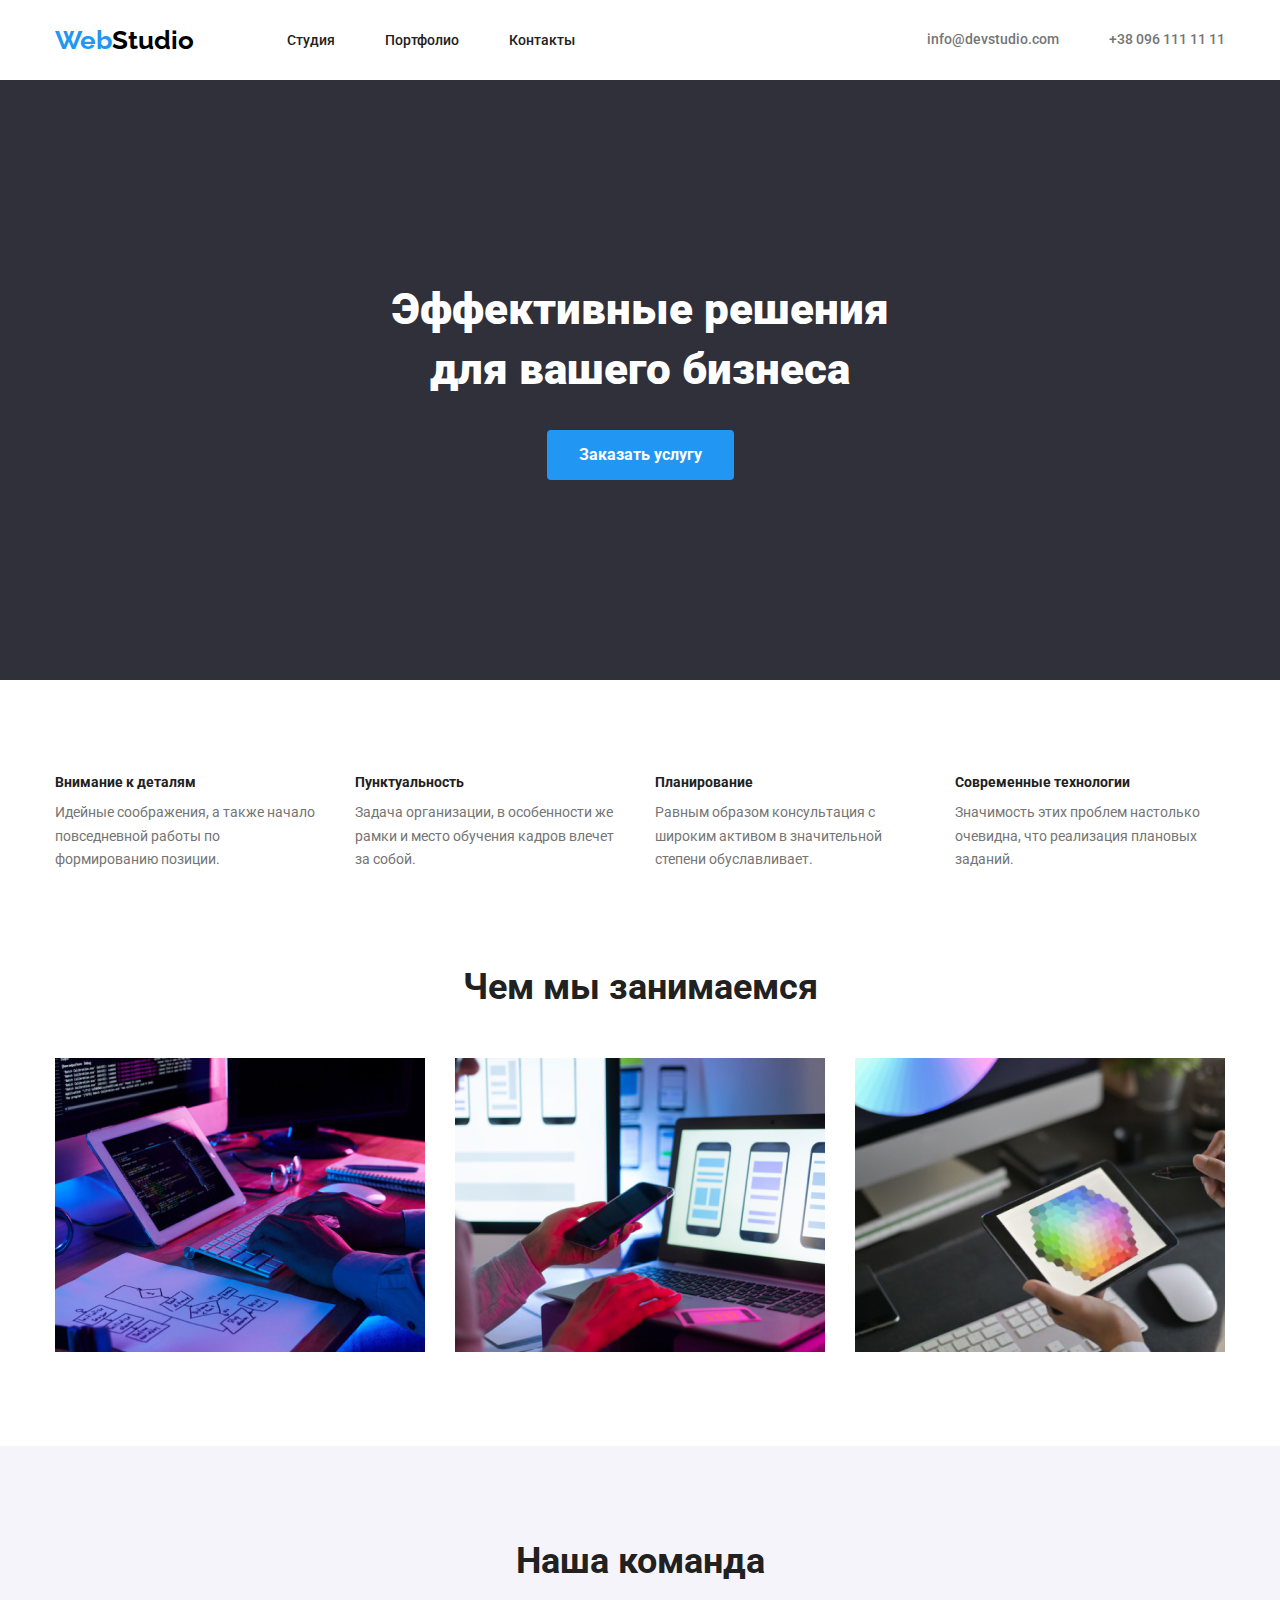
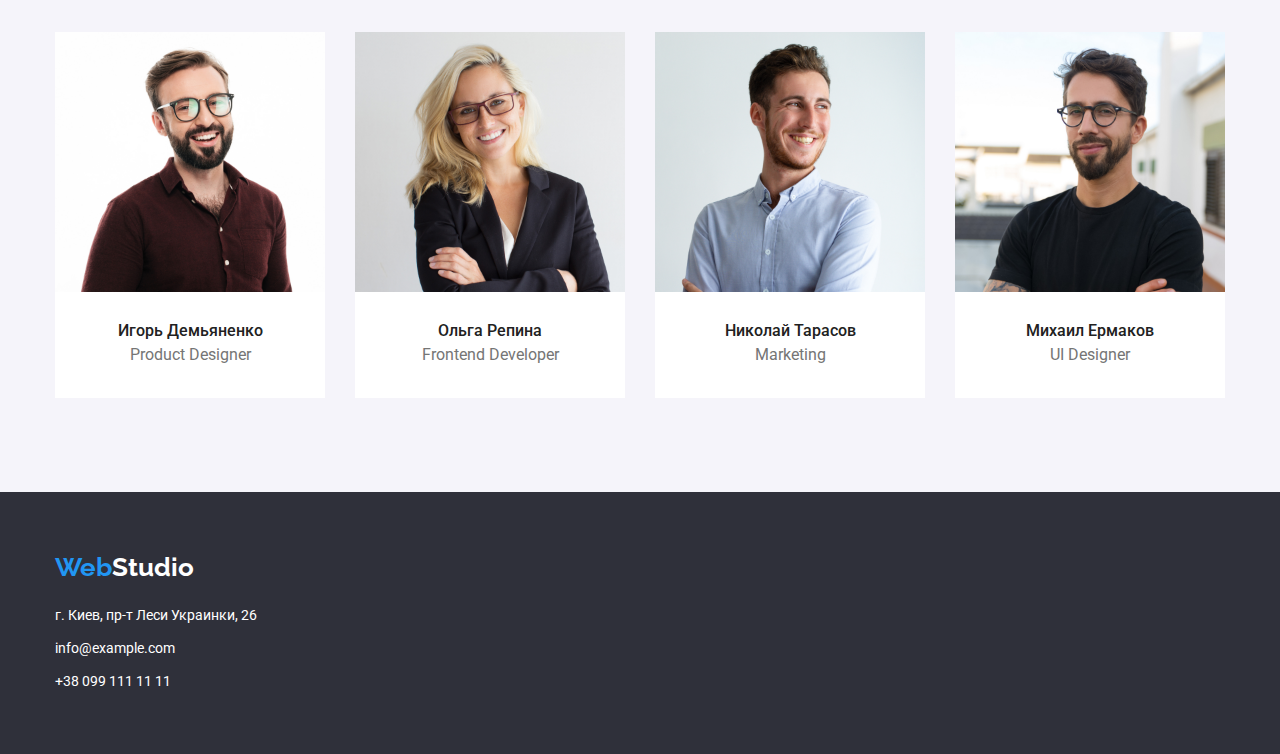
<file: index.html>
<!DOCTYPE html>
<html lang="en">
  <head>
    <meta charset="UTF-8" />
    <meta http-equiv="X-UA-Compatible" content="IE=edge" />
    <meta name="viewport" content="width=device-width, initial-scale=1.0" />
    <title>Document</title>
    <link
      href="https://fonts.googleapis.com/css2?family=Raleway:wght@700&family=Roboto:wght@400;500;700;900&display=swap"
      rel="stylesheet"
    />
    <link rel="stylesheet" href="https://cdnjs.cloudflare.com/ajax/libs/modern-normalize/1.1.0/modern-normalize.min.css">
    <link rel="stylesheet" href="./css/styles.css" />
  </head>
  <body>
         <header>
        <div class="container main-nav"> 
          <a class="logo" href="./index.html">Web<span class="black-texst">Studio</span> </a>
       <nav class="nav-section">
        <ul class="site-nav">
          <li class="item">
            <a class="link-nav" href="./index.html">Студия</a>
          </li>
          <li class="item">
            <a class="link-nav" href="./portfolio.html">Портфолио</a>
          </li>
          <li class="item"><a class="link-nav" href="">Контакты</a></li>
        </ul>
       </nav>
       <ul class="contact-title">
        <li class="contact-item">
          <a class="contact-link" href="">info@devstudio.com</a>
        </li>
        <li class="contact-item">
          <a class="contact-link" href="">+38 096 111 11 11</a>
        </li>
       </ul>
      </div>
    </header>
    <main>
         <section  class="hero-section">
           <div class="container">
              <h1 class="hero-title">Эффективные решения<br> для вашего бизнеса</h1>
        <button class="primary-button" type="button">Заказать услугу</button>
        </div>
       </section>
        <section  class="section">
          <div class="container">
        <ul class="benefit-section">
          <li class="benefit">
              <h2 class="benefit-title">Внимание к деталям</h2>
              <p class="benefit-description">
              Идейные соображения, а также начало повседневной работы по
              формированию позиции.
            </p>
          </li>
          <li class="benefit">
              <h2 class="benefit-title">Пунктуальность</h2>
              <p class="benefit-description">
              Задача организации, в особенности же рамки и место обучения кадров
              влечет за собой.
            </p>
          </li>
          <li class="benefit">
              <h2 class="benefit-title">Планирование</h2>
               <p class="benefit-description">
              Равным образом консультация с широким активом в значительной
              степени обуславливает.
            </p>
          </li>
          <li class="benefit">
            <h2 class="benefit-title">Современные технологии</h2>
            <p class="benefit-description">
              Значимость этих проблем настолько очевидна, что реализация
              плановых заданий.
            </p>
          </li>
        </ul>
           </div>
      </section>
        <section class="section-title">
          <div class="container">
        <h2 class="title">Чем мы занимаемся</h2>
        <ul class="tittle-img">
          <li class="title-item-img">
            <a href=""
              ><img  class="img-title" src="./images/box1.jpg" alt="scheme i tablet" width="370px"
            /></a>
          </li>
          <li class="title-item-img">
            <a href=""
              ><img  class="img-title" src="./images/box2.jpg" alt="phone i laptop" width="370px"
            /></a>
          </li>
          <li class="title-item-img">
            <a href=""
              ><img class="img-title" src="./images//box3.jpg" alt="tablet i bear" width="370px"
            /></a>
          </li>
        </ul>
        </div>
      </section>
        <section  class="title-section">
          <div class="container">
        <h2 class="title">Наша команда</h2>
        <ul class="team">
          <li class="member-team">
            <img class="img-team"
              src="./images/imgig.jpg"
              alt="photo Igor Demyanenko"
              width="270px"
            />
            <div class="about-team-member">
                 <h2 class="name-team-member">Игорь Демьяненко</h2>
                 <p class="position">Product Designer</p>
            </div>
          </li>
          <li class="member-team">
            <img class="img-team"
              src="./images/imgol.jpg"
              alt=" photo Olga Repina"
              width="270px"
            />
            <div class="about-team-member">
               <h2 class="name-team-member">Ольга Репина</h2>
               <p class="position">Frontend Developer</p>
            </div>
          </li>
          <li class="member-team">
            <img class="img-team"
              src="./images/imgmik.jpg"
              alt="photo Nikolay Tarasov"
              width="270px"
            />
            <div class="about-team-member">
                <h2 class="name-team-member">Николай Тарасов</h2>
               <p class="position">Marketing</p>
            </div>
            
          </li>
          <li class="member-team">
            <img class="img-team"
              src="./images/imgm.jpg"
              alt="photo Mikhail Ermakov"
              width="270px"
            /> 
            <div class="about-team-member">
               <h2 class="name-team-member">Михаил Ермаков</h2>
             <p class="position">UI Designer</p>
            </div>
          </li>
        </ul>
        </div>
        </section>
    </main>
      <footer  class="footer">
        <section >
          <div class="container">
         <a href="./index.html"
        ><span   class="logo">Web<nobr class="white-texst">Studio</nobr></span></a
      >
      <address class="address-section">
        <ul >
          <li class="contact-footer">
            <a
              class="contact-footer"
              href="https://www.google.com.ua/maps/place/бул.+Леси+Украинки,+26,+Киев,+02000/@50.4265841,30.5361971,17z/data=!3m1!4b1!4m9!1m2!2m1!1z0LMuINCa0LjQtdCyLCDQv9GALdGCINCb0LXRgdC4INCj0LrRgNCw0LjQvdC60LgsIDI2!3m5!1s0x40d4cf0e033ecbe9:0x57a4dffefec77da0!8m2!3d50.4265807!4d30.5383858!15sCjPQsy4g0JrQuNC10LIsINC_0YAt0YIg0JvQtdGB0Lgg0KPQutGA0LDQuNC90LrQuCwgMjaSARFjb21wb3VuZF9idWlsZGluZw?hl=ru"
              >г. Киев, пр-т Леси Украинки, 26</a
            >
          </li>
          <li class="contact-footer"> 
            <a class="contact-footer" href="info@example.com"
              >info@example.com</a
            >
          </li>
          <li class="contact-footer">
            <a class="contact-footer" href="+380991111111"
              >+38 099 111 11 11</a>
          </li>
        </ul>
      </address>
      </div>
        </section>
    </footer>
  </body>
</html>
</file>
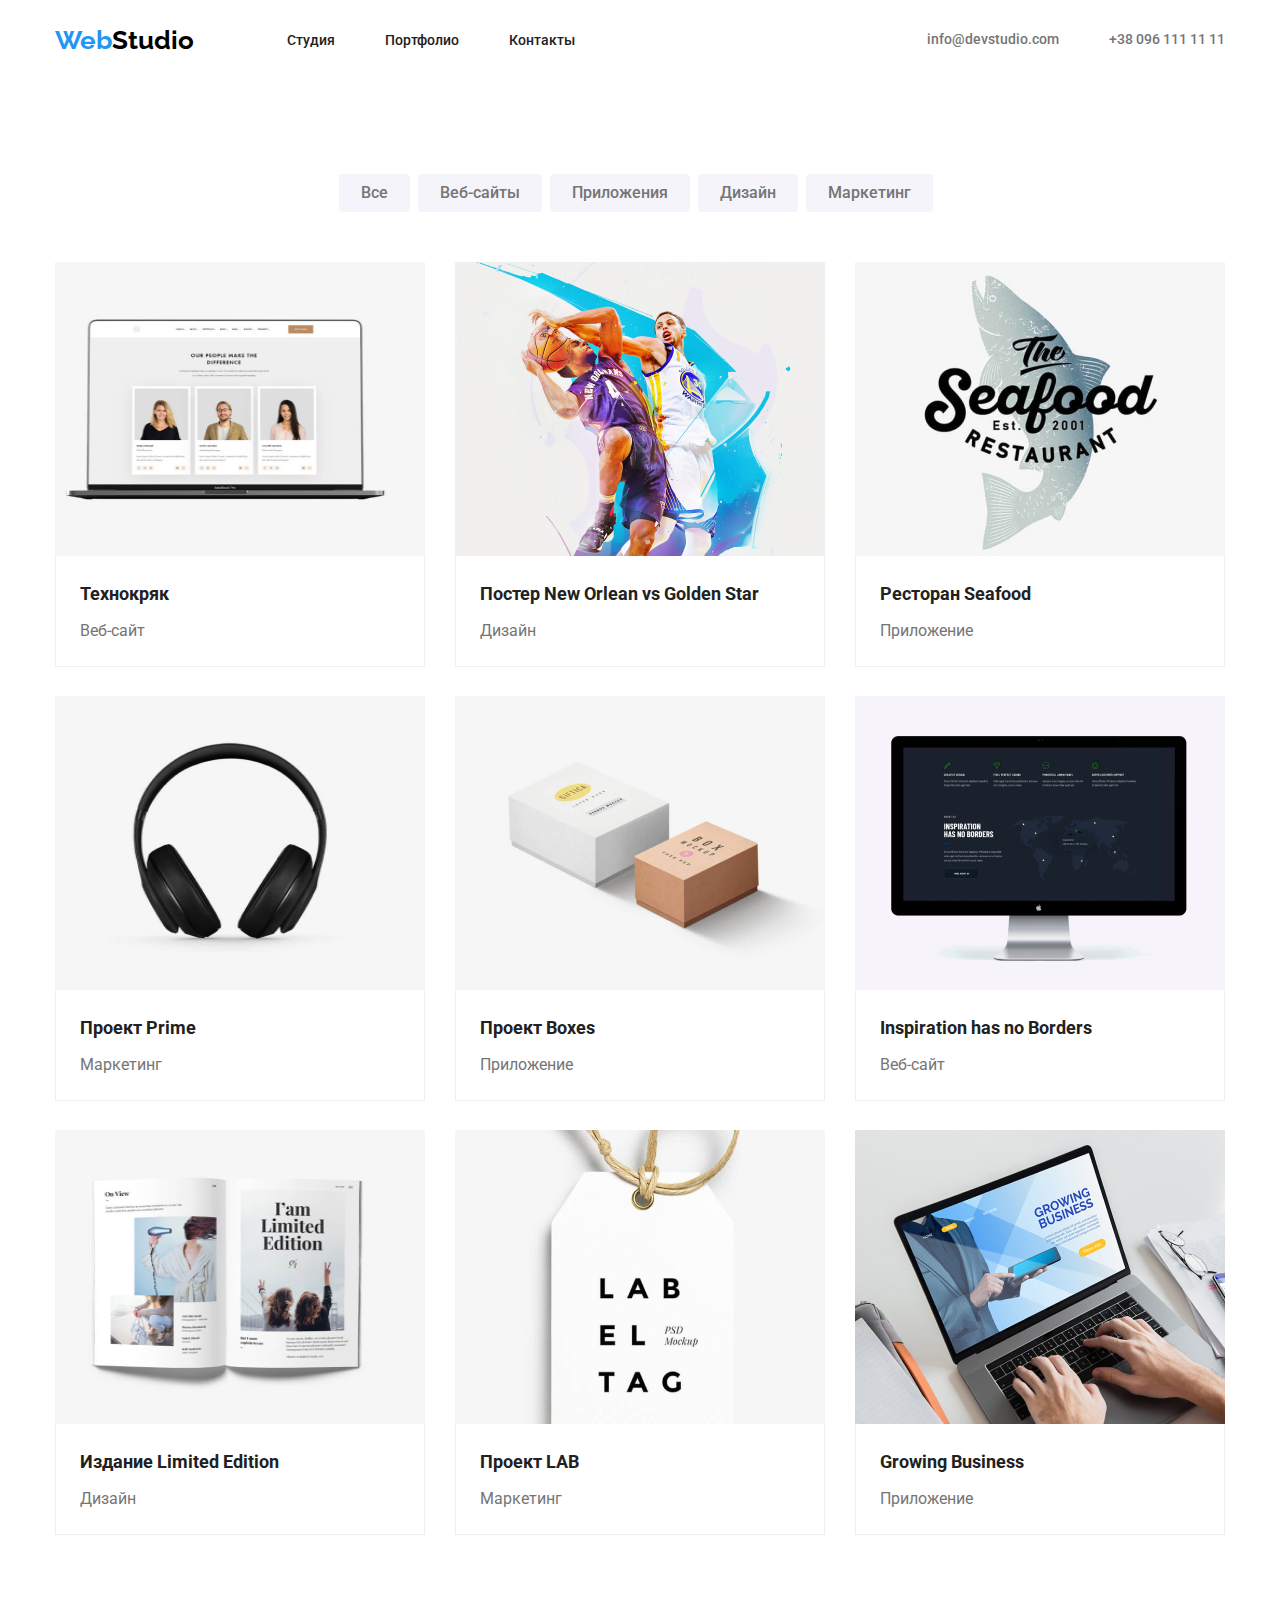
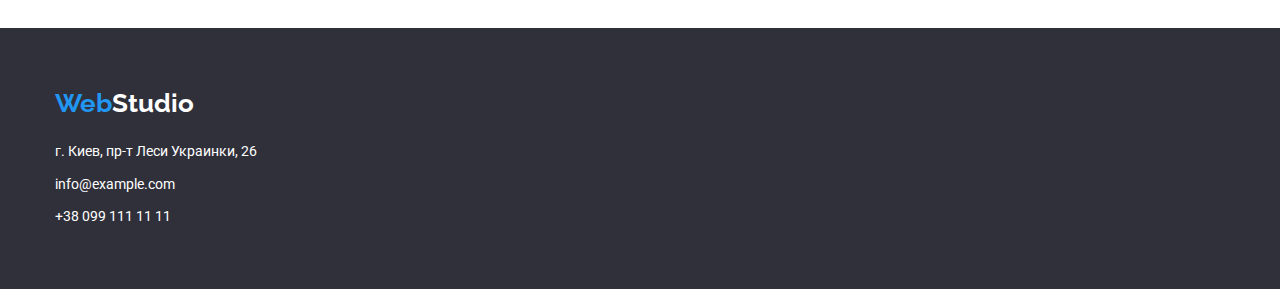
<file: portfolio.html>
<!DOCTYPE html>
<html lang="en">
  <head>
    <meta charset="UTF-8" />
    <meta http-equiv="X-UA-Compatible" content="IE=edge" />
    <meta name="viewport" content="width=device-width, initial-scale=1.0" />
    <title>Document</title>
    <link
      href="https://fonts.googleapis.com/css2?family=Raleway:wght@700&family=Roboto:wght@400;500;700;900&display=swap"
      rel="stylesheet"
    />
    <link rel="stylesheet" href="https://cdnjs.cloudflare.com/ajax/libs/modern-normalize/1.1.0/modern-normalize.min.css">
    <link rel="stylesheet" href="./css/styles.css" />
  </head>
  <body>
       <header>
        <div class="container main-nav"> 
          <a class="logo" href="./index.html">Web<span class="black-texst">Studio</span> </a>
       <nav class="nav-section">
        <ul class="site-nav">
          <li class="item">
            <a class="link-nav" href="./index.html">Студия</a>
          </li>
          <li class="item">
            <a class="link-nav" href="./portfolio.html">Портфолио</a>
          </li>
          <li class="item"><a class="link-nav" href="">Контакты</a></li>
        </ul>
       </nav>
       <ul class="contact-title">
        <li class="contact-item">
          <a class="contact-link" href="">info@devstudio.com</a>
        </li>
        <li class="contact-item">
          <a class="contact-link" href="">+38 096 111 11 11</a>
        </li>
       </ul>
      </div>
    </header>
    <main>
          <section class="section">
            <div class="container">
            <ul class="secondary-button-title">
           <li class="secondary-button-item"><button class="secondary-button" type="button">Все</button></li>
           <li class="secondary-button-item">
            <button class="secondary-button" type="button">Веб-сайты</button>
           </li>
           <li class="secondary-button-item">
            <button class="secondary-button" type="button">Приложения</button>
           </li>
           <li class="secondary-button-item">
            <button class="secondary-button" type="button">Дизайн</button>
           </li>
           <li class="secondary-button-item">
            <button class="secondary-button" type="button">Маркетинг</button>
           </li>
           </ul> 
           </div>

               <div class="container">
               <ul class="portfolio-list">
                <li class="portfolio-list-item">
                 <img
                 class="img"
                 src="./images/imgproject1.jpg"
                 alt="Project1"
                 width="370px"
                  />
                 <div class="card-content"><h2 class="portfolio-item-title">Технокряк</h2>
                 <p class="portfolio-item-divide">Веб-сайт</p></div>
                </li>
           <li class="portfolio-list-item">
            <img
              class="img"
              src="./images/imgproject2.jpg"
              alt="Project2"
              width="370px"
            />
            <div class="card-content"><h2 class="portfolio-item-title">
              Постер New Orlean vs Golden Star
            </h2>
            <p class="portfolio-item-divide">Дизайн</p></div>
           </li>
           <li class="portfolio-list-item">
            <img
              class="img"
              src="./images/imgproject3.jpg"
              alt="Project3"
              width="370px"
            />
            <div class="card-content"><h2 class="portfolio-item-title">Ресторан Seafood</h2>
            <p class="portfolio-item-divide">Приложение</p></div>
           </li>
           <li class="portfolio-list-item">
            <img
              class="img"
              src="./images/imgproject4.jpg"
              alt="Project4"
              width="370px"
            />
            <div class="card-content"> <h2 class="portfolio-item-title">Проект Prime</h2>
            <p class="portfolio-item-divide">Маркетинг</p></div>
           </li>
           <li class="portfolio-list-item">
            <img
              class="img"
              src="./images/imgproject5.jpg"
              alt="Project5"
              width="370px"
            />
            <div class="card-content"><h2 class="portfolio-item-title">Проект Boxes</h2>
            <p class="portfolio-item-divide">Приложение</p></div>
           </li>
           <li class="portfolio-list-item">
            <img
              class="img"
              src="./images/imgproject6.jpg"
              alt="Project6"
              width="370px"
            />
            <div class="card-content"><h2 class="portfolio-item-title">Inspiration has no Borders</h2>
            <p class="portfolio-item-divide">Веб-сайт</p></div>
           </li>
           <li class="portfolio-list-item">
            <img
              class="img"
              src="./images/imgproject7.jpg"
              alt="Project7"
              width="370px"
            />
            <div class="card-content"> <h2 class="portfolio-item-title">Издание Limited Edition</h2>
            <p class="portfolio-item-divide">Дизайн</p></div>
           </li>
           <li class="portfolio-list-item">
            <img
              class="img"
              src="./images/imgproject8.jpg"
              alt="Project8"
              width="370px"
            />
            <div class="card-content"><h2 class="portfolio-item-title">Проект LAB</h2>
            <p class="portfolio-item-divide">Маркетинг</p></div>
           </li>
            <li class="portfolio-list-item">
            <img
              class="img"
              src="./images/imgproject9.jpg"
              alt="Project9"
              width="370px"/>
            <div class="card-content"><h2 class="portfolio-item-title">Growing Business</h2>
            <p class="portfolio-item-divide">Приложение</p></div>
           </li>
           </ul>
            </div>
            </section>
            
         
    </main>
     <footer  class="footer">
        <section >
          <div class="container">
         <a href="./index.html"
        ><span   class="logo">Web<nobr class="white-texst">Studio</nobr></span></a
      >
      <address class="address-section">
        <ul >
          <li class="contact-footer">
            <a
              class="contact-footer"
              href="https://www.google.com.ua/maps/place/бул.+Леси+Украинки,+26,+Киев,+02000/@50.4265841,30.5361971,17z/data=!3m1!4b1!4m9!1m2!2m1!1z0LMuINCa0LjQtdCyLCDQv9GALdGCINCb0LXRgdC4INCj0LrRgNCw0LjQvdC60LgsIDI2!3m5!1s0x40d4cf0e033ecbe9:0x57a4dffefec77da0!8m2!3d50.4265807!4d30.5383858!15sCjPQsy4g0JrQuNC10LIsINC_0YAt0YIg0JvQtdGB0Lgg0KPQutGA0LDQuNC90LrQuCwgMjaSARFjb21wb3VuZF9idWlsZGluZw?hl=ru"
              >г. Киев, пр-т Леси Украинки, 26</a
            >
          </li>
          <li class="contact-footer"> 
            <a class="contact-footer" href="info@example.com"
              >info@example.com</a
            >
          </li>
          <li class="contact-footer">
            <a class="contact-footer" href="+380991111111"
              >+38 099 111 11 11</a>
          </li>
        </ul>
      </address>
      </div>
        </section>
    </footer>
  </body>
</html>
</file>
<file: css/styles.css>
:root {
  --primary-text-color: #757575;
  --title-text-color: #212121;
  --accent-color: #2196f3;
  --primary-white-color: #ffffff;
  --section-bg-color: #2f303a;
  --button-bg-color: #F5F4FA;;
  --black-texst-color: #000000;
  --portfolio-border-color:#EEEEEE
}
body {
  font-family: Roboto;
  font-weight: 400;
  line-height: 1.7;
  color: var(--primary-text-color);
  font-size: 14px;
}
p, h1, h2, h3,h4,h5,h6{
  margin: 0;
}
ul {
  list-style: none;
  padding: 0;
  margin: 0;
}
a {
  text-decoration: none;
}
.hero-title {
  font-weight: 900;
  font-size: 44px;
  line-height: 1.36;
  color: var(--primary-white-color);
  background-color: var(--section-bg-color);
  margin-bottom: 30px;
}
.primary-button {
  font-size: 16px;
  font-weight: 700;
  line-height: 1.9;
  color: var(--primary-white-color);
  background: var(--accent-color);
  cursor: pointer;
  border: none;
  border-radius: 4px;
  padding: 10px 32px;
}
.title-section{
 background-color: #F5F4FA;
 padding: 94px 0;
}
.title {
  font-size: 36px;
  font-weight: 700;
  line-height: 1.17;
  color: var(--title-text-color);
  text-align: center;
  margin-bottom: 50px;
}
.tittle-img{
  display: flex;
  justify-content: space-between;
}
.img-title{
  display: block;
  width: 100%;
  height: auto;
}
img {
  display: block;
  width: 100%;
  height: auto;
}
.benefit-section{
  display: flex;
  justify-content: space-between;
}
.section-title{
  padding-bottom: 94px;
}
.benefit-title {
  font-size: 14px;
  line-height: 1.17;
  font-weight: 700;
  color: var(--title-text-color);
  margin-bottom: 10px;
}
.benefit {
  width: 270px;
}
.link {
  font-size: 14px;
  line-height: 1.14;
  color: var(--title-text-color);
}
.portfolio-list {
  display: flex;
  flex-wrap: wrap;
  margin-top: -30px;
  margin-left: -30px;
}
 .portfolio-list-item {
  flex-basis: calc(100%/3 - 30px);
  margin: 30px 0 0 30px;
  width: 370px;
  height: 404px;
}
.img {
  display: block;
  width: 370px;
  height: 294px;
  max-width: 100%;
}
.portfolio-item-title {
  font-weight: 700;
  line-height: 2;
  color: var(--title-text-color);
  font-size: 18px;
}
.portfolio-item-divide {
  font-size: 16px;
  line-height: 1.86;
  color: var(--primary-text-color);
  margin-top: 4px;
}
.card-content{
  padding: 20px 24px;
  border: 1px solid var(--portfolio-border-color) ;
  border-top: none;
}
.team {
  display: flex;
  justify-content: space-between;
}
.img-team{
  width: 270px;
  height: 260px;
  max-width: 100%;
}
.member-team {
  border-radius: 0 0 4px 4px;
}
.about-team-member{
  padding: 30px 0;
  text-align: center;
  background-color: var(--primary-white-color);
}
.name-team-member {
  font-weight: 500;
  font-size: 16px;
  line-height: 1.17;
  color: var(--title-text-color);
}
.position {
  font-size: 16px;
}
.link-nav {
  font-size: 14px;
  font-weight: 500;
  line-height: 1.17;
  color: var(--title-text-color);
  display: block;
  padding: 32px 0;
}
.site-nav{
  display: flex;
}
.nav-section {
margin-left: 93px;
}
.item:not(:last-child){
margin-right: 50px;
}
.link-nav:hover,
.link-nav:focus {
  color: var(--accent-color);
}
.secondary-button {
  font-size: 16px;
  line-height: 1.6;
  font-weight: 500;
  color: var(---title-text-color);
  background: var(--button-bg-color);
  cursor: pointer;
  padding: 6px 22px;
  border: none;
  border-radius: 4px;
}
.secondary-button:hover,
.secondary-button:focus {
  color: var(--primary-white-color);
  background: var(--accent-color);
}
.secondary-button-title{
display: flex;
justify-content: center;
margin-bottom: 50px;
}
.secondary-button-item{
  margin-right: 8px;
}
.secondary-button-item :first-child{ 
  margin-right: 0;}
.contact-title{
    display: flex;
    margin-left: auto;
  }
.contact-item:not(:last-child){
    margin-right: 50px;
  }
.main-nav{
display: flex;
align-items: center;
  }
.contact-link {
  font-size: 14px;
  font-weight: 500;
  line-height: 1.17;
  color: var(--primary-text-color);
}
.contact-link:hover,
.contact-link:focus {
  color: var(--accent-color);
}
.logo {
  font-family: Raleway;
  font-weight: 700;
  font-size: 26px;
  line-height: 1.17;
  color: var(--accent-color);
}
.black-texst {
  color: var(--black-texst-color);
}
.white-texst {
  color: var(--primary-white-color);
}
.contact-footer {
  line-height: 1.7;
  color: var(--primary-white-color);
}
.contact-footer:not(:last-child){
  margin-bottom:  9px;
}
.footer{
  background: var(--section-bg-color);
  padding: 60px 0;
}
.section{
  padding: 94px 0;
}
.hero-section {
  background: var(--section-bg-color);
  padding: 200px 0;
  text-align: center;
}
.address-section {
  font-style: normal;
  margin-top: 20px;
}
.footer-main{
padding: 60px 0;
}
.container{
  width: 1200px;
  margin: 0 auto;
  padding: 0 15px;
}
</file>
